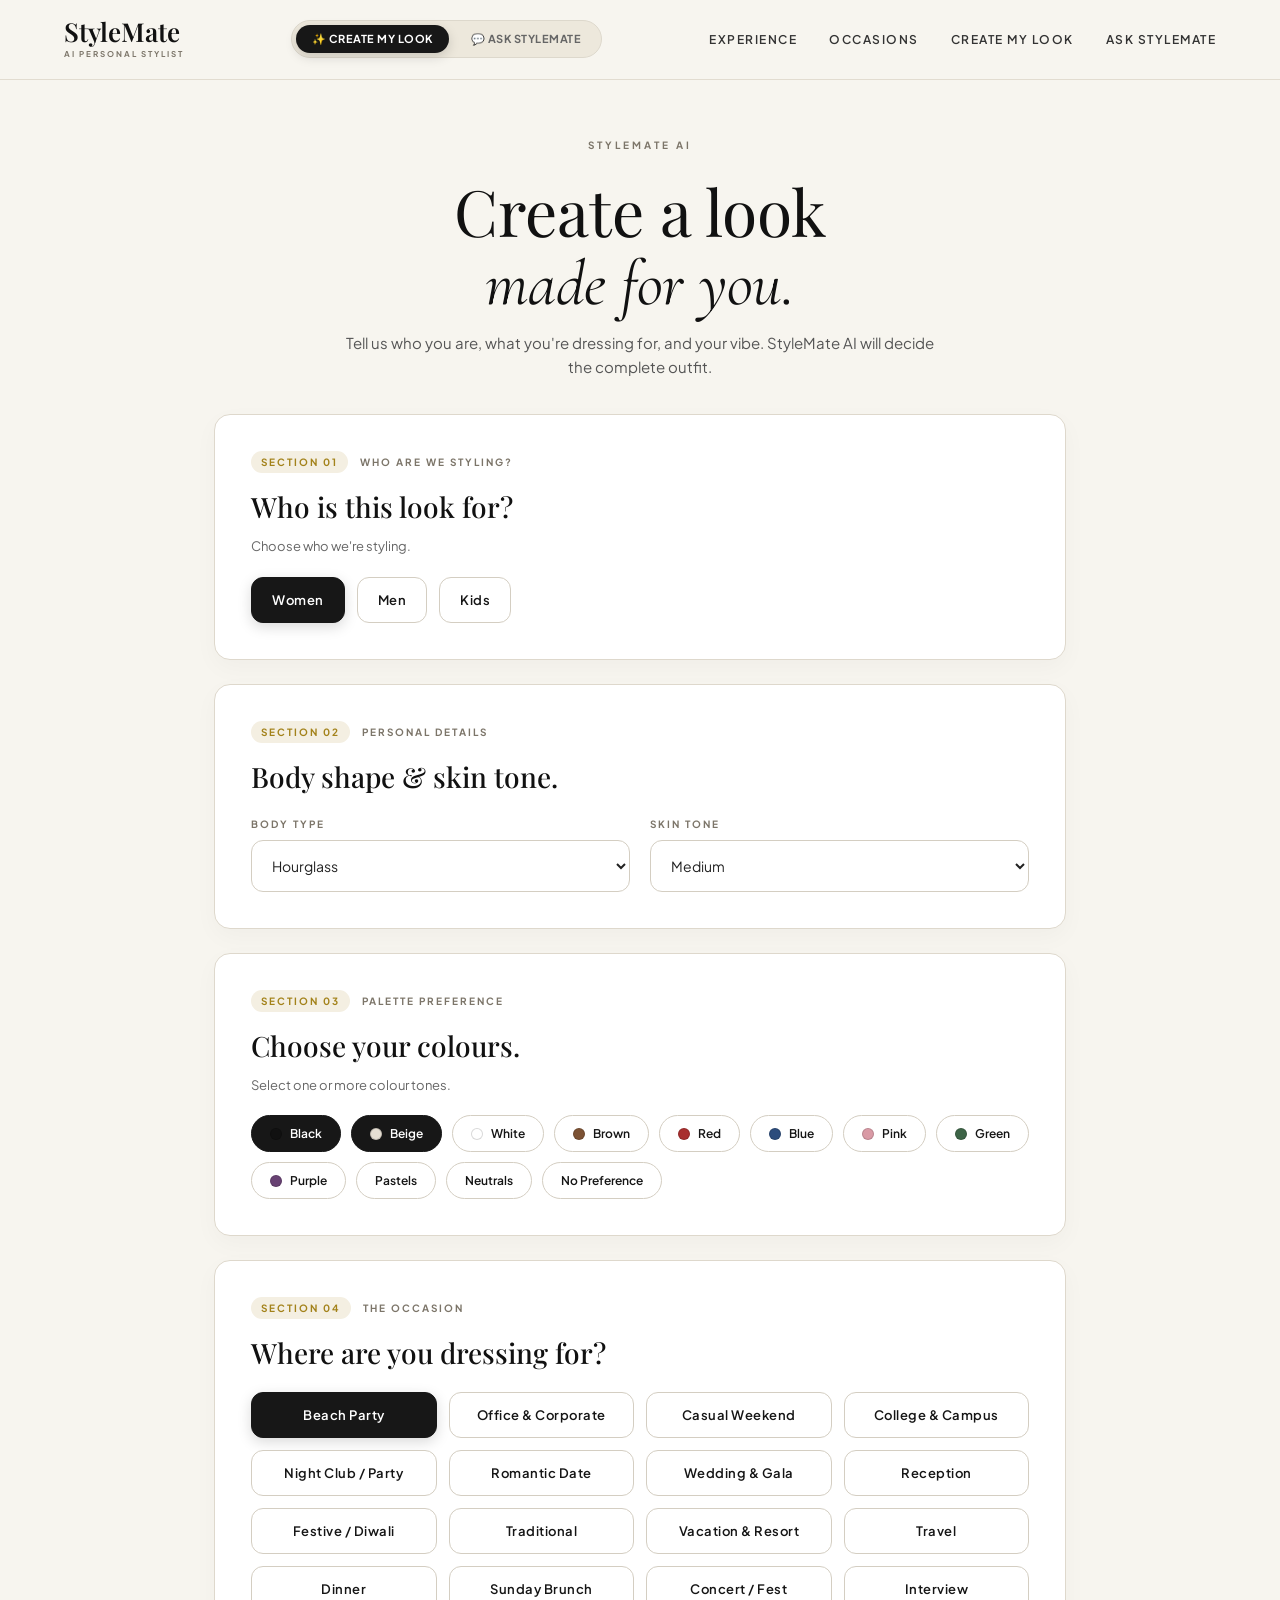
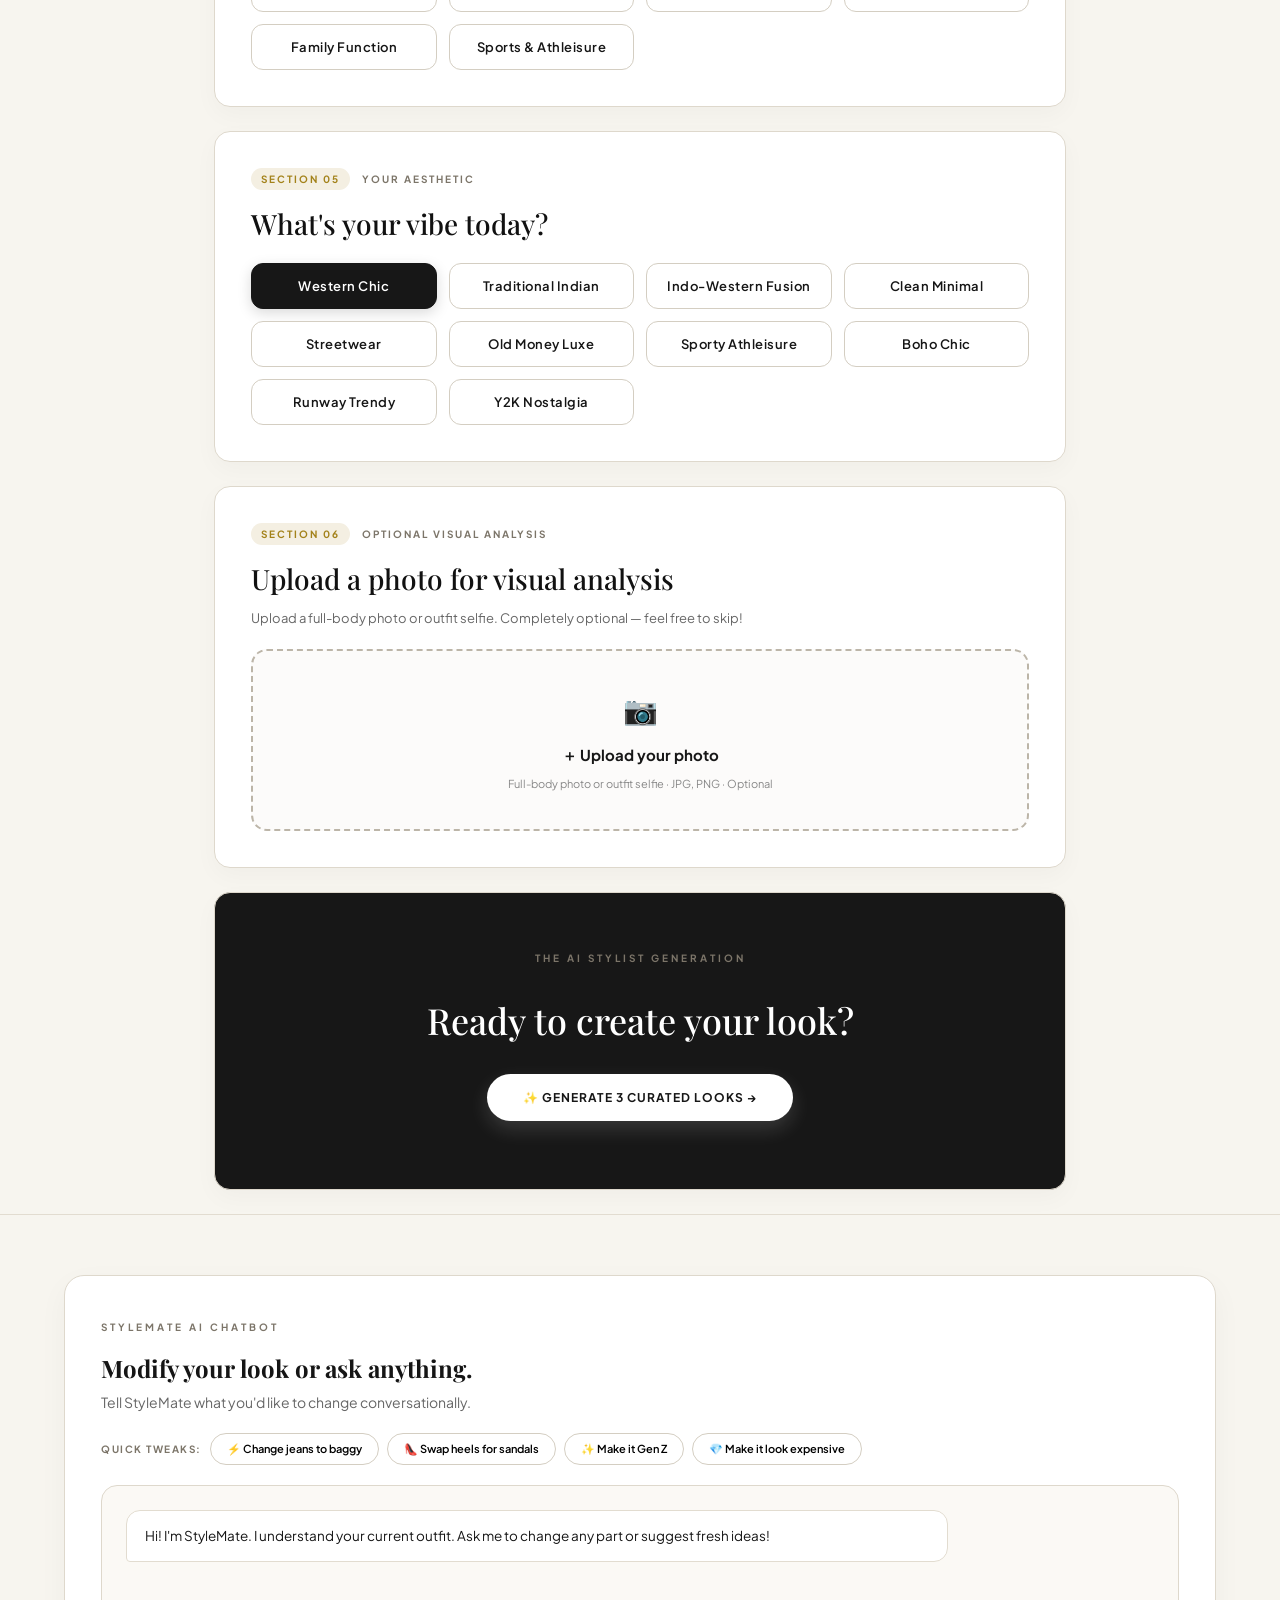
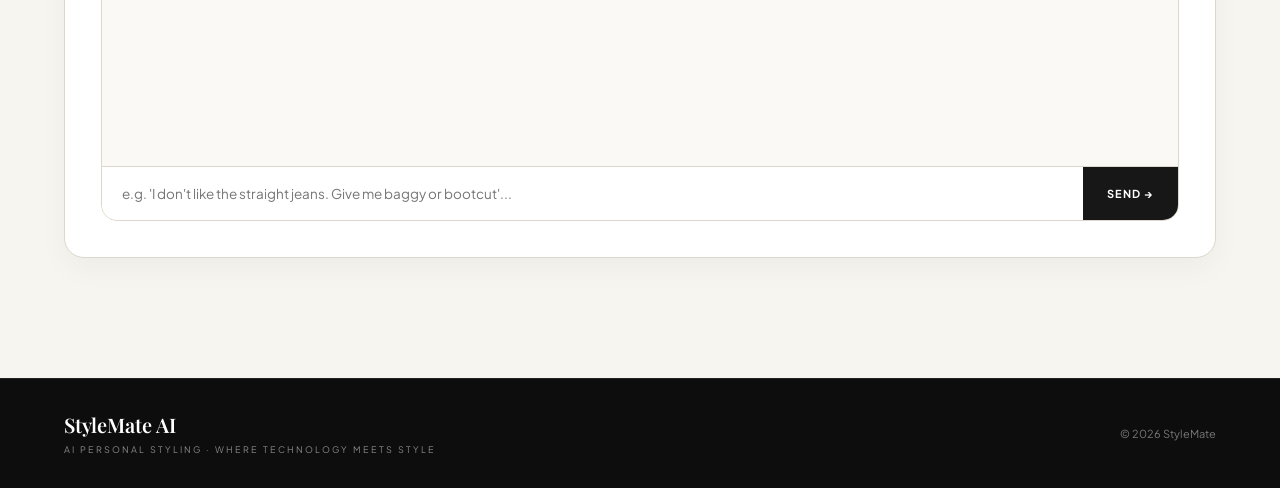
<file: app.html>
<!DOCTYPE html>
<html lang="en">
<head>
    <meta charset="UTF-8">
    <meta name="viewport" content="width=device-width, initial-scale=1.0">
    <title>StyleMate | AI Styling Studio</title>
    <meta name="description" content="StyleMate AI Styling Studio. Tell us who you are, what you're dressing for, and your vibe to create complete personalized outfits.">

    <link rel="preconnect" href="https://fonts.googleapis.com">
    <link rel="preconnect" href="https://fonts.gstatic.com" crossorigin>
    <link href="https://fonts.googleapis.com/css2?family=Cormorant+Garamond:ital,wght@0,400;0,600;0,700;1,400;1,600&family=Inter:wght@300;400;500;600;700&family=Playfair+Display:ital,wght@0,400;0,500;0,600;1,400;1,500&family=Plus+Jakarta+Sans:wght@400;500;600;700;800&display=swap" rel="stylesheet">
    <link rel="stylesheet" href="style.css">
</head>

<body>

    <!-- TOP NAVIGATION (SAME AS HOMEPAGE) -->
    <header class="navbar">
        <div class="nav-container">
            <a href="index.html" class="brand">
                <span class="brand-name">StyleMate</span>
                <span class="brand-sub">AI PERSONAL STYLIST</span>
            </a>

            <!-- DUAL PATH SWITCHER -->
            <div class="path-switcher">
                <button id="path1Btn" class="path-tab active">✨ CREATE MY LOOK</button>
                <button id="path2Btn" class="path-tab">💬 ASK STYLEMATE</button>
            </div>

            <nav class="nav-links">
                <a href="index.html#experience">Experience</a>
                <a href="index.html#occasions">Occasions</a>
                <a href="app.html?path=wizard">Create My Look</a>
                <a href="app.html?path=chat">Ask StyleMate</a>
            </nav>
        </div>
    </header>


    <main id="studio" class="studio-wrapper">

        <!-- HERO SECTION -->
        <section class="studio-hero-compact text-center">
            <div class="container-center">
                <span class="eyebrow-badge">STYLEMATE AI</span>
                <h1 id="pathHeading" class="studio-title font-serif">
                    Create a look<br>
                    <em>made for you.</em>
                </h1>
                <p id="pathSubheading" class="studio-subtitle">
                    Tell us who you are, what you're dressing for, and your vibe. StyleMate AI will create a complete personalized outfit.
                </p>
            </div>
        </section>


        <!-- PATH 1: GUIDED STYLING FORM CONTAINER -->
        <div id="path1Container" class="studio-form-container">
            <div class="container-center-narrow">
                
                <!-- SECTION 01: AUDIENCE -->
                <div class="form-card-step">
                    <div class="step-card-header">
                        <span class="step-badge">SECTION 01</span>
                        <span class="eyebrow-sub">WHO ARE WE STYLING?</span>
                    </div>
                    <h2>Who is this look for?</h2>
                    <p class="step-desc">Choose who we're styling.</p>

                    <div class="choice-grid-pills" id="audienceChoices">
                        <button class="choice selected" data-group="audience" data-value="Women">Women</button>
                        <button class="choice" data-group="audience" data-value="Men">Men</button>
                        <button class="choice" data-group="audience" data-value="Kids">Kids</button>
                    </div>

                    <!-- Kids Age Group Sub-Section -->
                    <div id="kidsAgeGroup" class="kids-age-box hidden">
                        <span class="eyebrow-sub">KIDS AGE GROUP</span>
                        <div class="choice-grid-pills sub-grid">
                            <button class="choice sub-choice selected" data-group="kidsAge" data-value="Toddler (2–4 yrs)">Toddler (2–4 yrs)</button>
                            <button class="choice sub-choice" data-group="kidsAge" data-value="Little Kids (5–8 yrs)">Little Kids (5–8 yrs)</button>
                            <button class="choice sub-choice" data-group="kidsAge" data-value="Pre-Teen (9–12 yrs)">Pre-Teen (9–12 yrs)</button>
                            <button class="choice sub-choice" data-group="kidsAge" data-value="Teen (13–16 yrs)">Teen (13–16 yrs)</button>
                        </div>
                    </div>
                </div>


                <!-- SECTION 02: BODY SHAPE & SKIN TONE -->
                <div class="form-card-step">
                    <div class="step-card-header">
                        <span class="step-badge">SECTION 02</span>
                        <span class="eyebrow-sub">PERSONAL DETAILS</span>
                    </div>
                    <h2>Body shape & skin tone.</h2>

                    <div class="fields-dual">
                        <div class="field-box" id="bodyTypeField">
                            <label for="bodyType">BODY TYPE</label>
                            <select id="bodyType" class="select-luxe">
                                <option value="Hourglass">Hourglass</option>
                                <option value="Pear">Pear</option>
                                <option value="Apple">Apple</option>
                                <option value="Rectangle">Rectangle</option>
                                <option value="Inverted Triangle">Inverted Triangle</option>
                                <option value="Athletic">Athletic</option>
                                <option value="Plus/Curvy">Plus / Curvy</option>
                                <option value="Not Sure">Not Sure (Let AI decide)</option>
                            </select>
                        </div>

                        <div class="field-box">
                            <label for="skinTone">SKIN TONE</label>
                            <select id="skinTone" class="select-luxe">
                                <option value="Fair">Fair</option>
                                <option value="Light">Light</option>
                                <option value="Medium" selected>Medium</option>
                                <option value="Tan">Tan</option>
                                <option value="Deep">Deep</option>
                                <option value="Not Sure">Not Sure</option>
                            </select>
                        </div>
                    </div>
                </div>


                <!-- SECTION 03: PREFERRED COLOURS -->
                <div class="form-card-step">
                    <div class="step-card-header">
                        <span class="step-badge">SECTION 03</span>
                        <span class="eyebrow-sub">PALETTE PREFERENCE</span>
                    </div>
                    <h2>Choose your colours.</h2>
                    <p class="step-desc">Select one or more colour tones.</p>

                    <div class="color-pills-grid" id="colorPills">
                        <button class="color-pill selected" data-color="Black"><span class="swatch swatch-black"></span> Black</button>
                        <button class="color-pill selected" data-color="Beige"><span class="swatch swatch-beige"></span> Beige</button>
                        <button class="color-pill" data-color="White"><span class="swatch swatch-white"></span> White</button>
                        <button class="color-pill" data-color="Brown"><span class="swatch swatch-brown"></span> Brown</button>
                        <button class="color-pill" data-color="Red"><span class="swatch swatch-red"></span> Red</button>
                        <button class="color-pill" data-color="Blue"><span class="swatch swatch-blue"></span> Blue</button>
                        <button class="color-pill" data-color="Pink"><span class="swatch swatch-pink"></span> Pink</button>
                        <button class="color-pill" data-color="Green"><span class="swatch swatch-green"></span> Green</button>
                        <button class="color-pill" data-color="Purple"><span class="swatch swatch-purple"></span> Purple</button>
                        <button class="color-pill" data-color="Pastels">Pastels</button>
                        <button class="color-pill" data-color="Neutrals">Neutrals</button>
                        <button class="color-pill" data-color="No Preference">No Preference</button>
                    </div>
                </div>


                <!-- SECTION 04: OCCASION -->
                <div class="form-card-step">
                    <div class="step-card-header">
                        <span class="step-badge">SECTION 04</span>
                        <span class="eyebrow-sub">THE OCCASION</span>
                    </div>
                    <h2>Where are you dressing for?</h2>

                    <div class="choice-grid-cards" id="occasionChoices">
                        <button class="choice selected" data-value="Beach">Beach Party</button>
                        <button class="choice" data-value="Office">Office & Corporate</button>
                        <button class="choice" data-value="Casual">Casual Weekend</button>
                        <button class="choice" data-value="College">College & Campus</button>
                        <button class="choice" data-value="Party">Night Club / Party</button>
                        <button class="choice" data-value="Date">Romantic Date</button>
                        <button class="choice" data-value="Wedding">Wedding & Gala</button>
                        <button class="choice" data-value="Reception">Reception</button>
                        <button class="choice" data-value="Festive">Festive / Diwali</button>
                        <button class="choice" data-value="Traditional">Traditional</button>
                        <button class="choice" data-value="Vacation">Vacation & Resort</button>
                        <button class="choice" data-value="Travel">Travel</button>
                        <button class="choice" data-value="Dinner">Dinner</button>
                        <button class="choice" data-value="Brunch">Sunday Brunch</button>
                        <button class="choice" data-value="Concert">Concert / Fest</button>
                        <button class="choice" data-value="Interview">Interview</button>
                        <button class="choice" data-value="Family Function">Family Function</button>
                        <button class="choice" data-value="Sports">Sports & Athleisure</button>
                    </div>
                </div>


                <!-- SECTION 05: AESTHETIC -->
                <div class="form-card-step">
                    <div class="step-card-header">
                        <span class="step-badge">SECTION 05</span>
                        <span class="eyebrow-sub">YOUR AESTHETIC</span>
                    </div>
                    <h2>What's your vibe today?</h2>

                    <div class="choice-grid-cards" id="styleChoices">
                        <button class="choice selected" data-group="style" data-value="Western">Western Chic</button>
                        <button class="choice" data-group="style" data-value="Indian">Traditional Indian</button>
                        <button class="choice" data-group="style" data-value="Fusion">Indo-Western Fusion</button>
                        <button class="choice" data-group="style" data-value="Minimal">Clean Minimal</button>
                        <button class="choice" data-group="style" data-value="Streetwear">Streetwear</button>
                        <button class="choice" data-group="style" data-value="Elegant">Old Money Luxe</button>
                        <button class="choice" data-group="style" data-value="Sporty">Sporty Athleisure</button>
                        <button class="choice" data-group="style" data-value="Boho">Boho Chic</button>
                        <button class="choice" data-group="style" data-value="Trendy">Runway Trendy</button>
                        <button class="choice" data-group="style" data-value="Y2K">Y2K Nostalgia</button>
                    </div>
                </div>


                <!-- SECTION 06: OPTIONAL PHOTO -->
                <div class="form-card-step">
                    <div class="step-card-header">
                        <span class="step-badge">SECTION 06</span>
                        <span class="eyebrow-sub">OPTIONAL VISUAL ANALYSIS</span>
                    </div>
                    <h2>Upload a photo for visual analysis</h2>
                    <p class="step-desc">Upload a full-body photo or outfit selfie. Completely optional — feel free to skip!</p>

                    <label class="upload-dropzone">
                        <input type="file" id="photo" accept="image/*">
                        <span class="upload-icon">📷</span>
                        <span id="uploadLabelText" class="upload-title">＋ Upload your photo</span>
                        <span class="upload-sub">Full-body photo or outfit selfie · JPG, PNG · Optional</span>
                    </label>
                </div>


                <!-- SECTION 07: GENERATE ACTION CTA -->
                <div class="form-card-step generate-cta-card text-center">
                    <span class="eyebrow-badge">THE AI STYLIST GENERATION</span>
                    <h2 class="font-serif">Ready to create your look?</h2>
                    <button id="generateBtn" class="btn-generate-main">
                        ✨ GENERATE 3 CURATED LOOKS →
                    </button>
                    <p id="status" class="status-message"></p>
                </div>

            </div>
        </div>


        <!-- AI CURATED RESULTS SECTION -->
        <section id="resultSection" class="result-section-luxe hidden">
            <div class="container-center">
                <div class="result-header-flex">
                    <div>
                        <span class="eyebrow-badge">STYLEMATE AI CURATION</span>
                        <h2 class="font-serif">Your Curated Outfit Recommendations.</h2>
                    </div>

                    <!-- LOOK SWITCHER TABS -->
                    <div class="look-tabs-bar" id="lookTabsContainer">
                        <button class="look-tab active" data-look-idx="0">LOOK 01</button>
                        <button class="look-tab" data-look-idx="1">LOOK 02</button>
                        <button class="look-tab" data-look-idx="2">LOOK 03</button>
                    </div>
                </div>

                <div id="result" class="result-card-container"></div>
            </div>
        </section>


        <!-- AI CHATBOT SECTION (CONVERSATIONAL MODIFIER) -->
        <section id="chat" class="chat-section-luxe">
            <div class="container-center">
                <div class="chat-card-wrapper">
                    <div class="chat-card-header">
                        <span class="eyebrow-badge">STYLEMATE AI CHATBOT</span>
                        <h2 class="font-serif">Modify your look or ask anything.</h2>
                        <p class="chat-sub">Tell StyleMate what you'd like to change conversationally.</p>
                    </div>

                    <!-- Quick Tweaks Bar -->
                    <div class="quick-tweaks-bar" id="quickTweaksBar">
                        <span class="quick-tweak-label">Quick Tweaks:</span>
                        <button class="tweak-btn" data-tweak="I don't like straight jeans. Give me something baggy or bootcut">⚡ Change jeans to baggy</button>
                        <button class="tweak-btn" data-tweak="Remove heels and give me flat sandals">👠 Swap heels for sandals</button>
                        <button class="tweak-btn" data-tweak="Make this look more Gen-Z and trendy">✨ Make it Gen Z</button>
                        <button class="tweak-btn" data-tweak="Make it look more expensive and luxury">💎 Make it look expensive</button>
                    </div>

                    <div class="chat-box-luxe">
                        <div id="chatMessages" class="chat-messages-log">
                            <div class="bot-message">
                                Hi! I'm StyleMate. I understand your current outfit. Ask me to change any part or suggest fresh ideas!
                            </div>
                        </div>

                        <div class="chat-input-bar">
                            <input
                                id="chatInput"
                                type="text"
                                placeholder="e.g. 'I don't like the straight jeans. Give me baggy or bootcut'..."
                            >
                            <button id="chatBtn" class="btn-chat-send">SEND →</button>
                        </div>
                    </div>
                </div>
            </div>
        </section>

    </main>


    <!-- FOOTER (SAME AS HOMEPAGE) -->
    <footer class="footer-minimal">
        <div class="container-center flex-between-footer">
            <div class="footer-brand-box">
                <span class="footer-title">StyleMate AI</span>
                <span class="footer-tagline">AI PERSONAL STYLING · WHERE TECHNOLOGY MEETS STYLE</span>
            </div>
            <div class="footer-copy">
                © 2026 StyleMate
            </div>
        </div>
    </footer>

    <script src="script.js"></script>

</body>
</html>
</file>
<file: style.css>
@import url('https://fonts.googleapis.com/css2?family=Cormorant+Garamond:ital,wght@0,400;0,600;0,700;1,400;1,600&family=Inter:wght@300;400;500;600;700&family=Playfair+Display:ital,wght@0,400;0,500;0,600;1,400;1,500&family=Plus+Jakarta+Sans:wght@400;500;600;700;800&display=swap');

/* ============================================================
   RESET & CORE BASE STYLES
   ============================================================ */

* {
    margin: 0;
    padding: 0;
    box-sizing: border-box;
}

html, body {
    width: 100%;
    overflow-x: hidden;
}

body {
    background: #f7f5ef;
    color: #151515;
    font-family: "Plus Jakarta Sans", "Inter", sans-serif;
    line-height: 1.6;
    -webkit-font-smoothing: antialiased;
}

/* GLOBAL CENTERED CONTAINER SYSTEM */
.container-center {
    max-width: 1200px;
    margin: 0 auto;
    padding: 0 24px;
    width: 100%;
}

.container-center-narrow {
    max-width: 900px;
    margin: 0 auto;
    padding: 0 24px;
    width: 100%;
}

.text-center {
    text-align: center;
}

em {
    font-style: italic;
    font-family: "Cormorant Garamond", Georgia, serif;
}

.font-serif {
    font-family: "Playfair Display", serif;
}

/* ============================================================
   SECTION 1 — NAVBAR
   ============================================================ */

.navbar {
    height: 80px;
    background: rgba(247, 245, 239, 0.95);
    backdrop-filter: blur(12px);
    border-bottom: 1px solid #e2dcd0;
    position: sticky;
    top: 0;
    z-index: 100;
    display: flex;
    align-items: center;
}

.nav-container {
    max-width: 1200px;
    margin: 0 auto;
    padding: 0 24px;
    width: 100%;
    display: flex;
    align-items: center;
    justify-content: space-between;
}

.brand {
    display: flex;
    flex-direction: column;
    text-decoration: none;
}

.brand-name {
    font-family: "Playfair Display", serif;
    font-size: 26px;
    font-weight: 600;
    color: #111;
    line-height: 1;
}

.brand-sub {
    font-size: 8px;
    letter-spacing: 2px;
    color: #7c7569;
    font-weight: 700;
    margin-top: 3px;
}

/* PATH SWITCHER IN NAVBAR */
.path-switcher {
    display: flex;
    gap: 6px;
    background: #ede8dc;
    padding: 4px;
    border-radius: 999px;
    border: 1px solid #ddd8cc;
}

.path-tab {
    padding: 7px 16px;
    border-radius: 999px;
    border: none;
    background: transparent;
    font-size: 11px;
    font-weight: 700;
    letter-spacing: 0.5px;
    cursor: pointer;
    color: #666;
    transition: all 0.25s ease;
    font-family: inherit;
}

.path-tab.active {
    background: #171717;
    color: white;
    box-shadow: 0 4px 12px rgba(0,0,0,0.15);
}

.nav-links {
    display: flex;
    align-items: center;
    gap: 32px;
}

.nav-links a {
    color: #333;
    text-decoration: none;
    font-size: 12px;
    letter-spacing: 1.5px;
    font-weight: 600;
    text-transform: uppercase;
    transition: color 0.2s ease;
}

.nav-links a:hover {
    color: #a3821a;
}

.nav-actions {
    display: flex;
    align-items: center;
    gap: 12px;
}

.btn-primary-sm {
    padding: 9px 18px;
    border-radius: 999px;
    background: #171717;
    color: white !important;
    text-decoration: none;
    font-size: 11px;
    font-weight: 700;
    letter-spacing: 0.5px;
    transition: all 0.25s ease;
}

.btn-primary-sm:hover {
    background: #333;
    transform: translateY(-1px);
}

.btn-secondary-sm {
    padding: 9px 18px;
    border-radius: 999px;
    border: 1px solid #171717;
    background: transparent;
    color: #171717 !important;
    text-decoration: none;
    font-size: 11px;
    font-weight: 700;
    letter-spacing: 0.5px;
    transition: all 0.25s ease;
}

.btn-secondary-sm:hover {
    background: #171717;
    color: white !important;
}

/* ============================================================
   HOMEPAGE HERO SECTION
   ============================================================ */

.hero-section {
    padding: 60px 0 40px;
}

.eyebrow-badge {
    display: inline-block;
    font-size: 10px;
    letter-spacing: 3px;
    font-weight: 700;
    color: #7c7569;
    text-transform: uppercase;
    margin-bottom: 14px;
}

.hero-title {
    font-family: "Playfair Display", serif;
    font-size: clamp(40px, 5.5vw, 72px);
    font-weight: 400;
    line-height: 1.05;
    color: #111;
    margin-bottom: 18px;
}

.hero-subtext {
    max-width: 620px;
    margin: 0 auto 30px;
    color: #555;
    font-size: 15px;
    line-height: 1.6;
}

.hero-cta-group,
.cta-btn-group {
    display: flex;
    align-items: center;
    justify-content: center;
    gap: 16px;
    flex-wrap: wrap;
}

.btn-luxe-primary {
    padding: 14px 30px;
    border-radius: 999px;
    background: #171717;
    color: white;
    text-decoration: none;
    font-size: 12px;
    font-weight: 700;
    letter-spacing: 1px;
    transition: all 0.25s ease;
    box-shadow: 0 4px 14px rgba(0,0,0,0.12);
}

.btn-luxe-primary:hover {
    background: #333;
    transform: translateY(-2px);
    box-shadow: 0 8px 20px rgba(0,0,0,0.18);
}

.btn-luxe-secondary {
    padding: 14px 30px;
    border-radius: 999px;
    border: 1px solid #171717;
    background: #ffffff;
    color: #171717;
    text-decoration: none;
    font-size: 12px;
    font-weight: 700;
    letter-spacing: 1px;
    transition: all 0.25s ease;
}

.btn-luxe-secondary:hover {
    background: #171717;
    color: white;
    transform: translateY(-2px);
}

/* ============================================================
   HOMEPAGE TWO PATHS & HOW IT WORKS & OCCASIONS
   ============================================================ */

.paths-section {
    padding: 30px 0 50px;
}

.paths-grid {
    display: grid;
    grid-template-columns: 1fr 1fr;
    gap: 24px;
}

.path-product-card {
    background: #ffffff;
    border: 1px solid #ded8cc;
    border-radius: 16px;
    padding: 28px;
    text-decoration: none;
    color: #151515;
    transition: all 0.3s cubic-bezier(0.16, 1, 0.3, 1);
    display: flex;
    flex-direction: column;
    justify-content: space-between;
}

.path-product-card:hover {
    border-color: #171717;
    transform: translateY(-3px);
    box-shadow: 0 12px 30px rgba(0,0,0,0.06);
}

.path-card-header {
    display: flex;
    align-items: center;
    justify-content: space-between;
    margin-bottom: 12px;
}

.path-badge {
    font-size: 10px;
    letter-spacing: 2px;
    font-weight: 700;
    color: #a3821a;
}

.path-icon {
    font-size: 18px;
}

.path-product-card h3 {
    font-family: "Playfair Display", serif;
    font-size: 22px;
    font-weight: 500;
    margin-bottom: 8px;
    color: #111;
}

.path-desc {
    font-size: 13px;
    color: #666;
    line-height: 1.5;
    margin-bottom: 20px;
}

.path-link {
    font-size: 11px;
    font-weight: 700;
    letter-spacing: 1px;
    color: #171717;
    text-transform: uppercase;
}

.experience-section {
    padding: 50px 0;
    border-top: 1px solid #e2dcd0;
}

.section-tag {
    font-size: 10px;
    letter-spacing: 3px;
    font-weight: 700;
    color: #7c7569;
    text-transform: uppercase;
    display: block;
    margin-bottom: 8px;
}

.steps-compact-grid {
    display: grid;
    grid-template-columns: repeat(4, 1fr);
    gap: 20px;
    margin-top: 30px;
}

.step-compact-card {
    background: #ffffff;
    border: 1px solid #e0dad0;
    border-radius: 14px;
    padding: 24px;
}

.step-num {
    font-family: "Playfair Display", serif;
    font-size: 24px;
    font-weight: 600;
    color: #a3821a;
    display: block;
    margin-bottom: 10px;
}

.step-compact-card h4 {
    font-size: 15px;
    font-weight: 700;
    margin-bottom: 8px;
    color: #111;
}

.step-compact-card p {
    font-size: 12px;
    color: #666;
    line-height: 1.5;
}

.occasions-section {
    padding: 60px 0;
    border-top: 1px solid #e2dcd0;
}

.section-header-compact {
    margin-bottom: 35px;
}

.section-header-compact h2 {
    font-family: "Playfair Display", serif;
    font-size: clamp(28px, 3.5vw, 42px);
    font-weight: 400;
    color: #111;
    margin-top: 6px;
}

.occasions-fashion-grid {
    display: grid;
    grid-template-columns: repeat(3, 1fr);
    gap: 20px;
}

.occasion-card {
    background: #ffffff;
    border: 1px solid #e0dad0;
    border-radius: 14px;
    overflow: hidden;
    text-decoration: none;
    color: #151515;
    transition: all 0.3s ease;
    display: flex;
    flex-direction: column;
}

.occasion-card:hover {
    transform: translateY(-4px);
    border-color: #171717;
    box-shadow: 0 10px 25px rgba(0,0,0,0.06);
}

.occasion-img-box {
    position: relative;
    width: 100%;
    height: 180px;
    overflow: hidden;
}

.occasion-img-box img {
    width: 100%;
    height: 100%;
    object-fit: cover;
    object-position: center 20%;
    filter: saturate(0.82) sepia(0.06) contrast(0.96) brightness(0.98);
    transition: transform 0.4s ease, filter 0.4s ease;
}

.occasion-card:hover .occasion-img-box img {
    transform: scale(1.05);
    filter: saturate(0.95) sepia(0.04) contrast(1.0) brightness(1.0);
}

.occ-overlay-tag {
    position: absolute;
    top: 12px;
    left: 12px;
    background: rgba(23, 23, 23, 0.8);
    backdrop-filter: blur(4px);
    color: white;
    font-size: 9px;
    font-weight: 700;
    letter-spacing: 1.5px;
    padding: 4px 10px;
    border-radius: 999px;
    text-transform: uppercase;
}

.occasion-card-body {
    padding: 18px;
}

.occasion-card-body h3 {
    font-size: 16px;
    font-weight: 700;
    margin-bottom: 4px;
    color: #111;
}

.occasion-card-body p {
    font-size: 12px;
    color: #666;
    line-height: 1.4;
}

/* ============================================================
   STYLING STUDIO & FORM STEP CARDS (CREATE MY LOOK PAGE)
   ============================================================ */

.studio-wrapper {
    padding-bottom: 60px;
}

.studio-hero-compact {
    padding: 50px 0 35px;
}

.studio-title {
    font-size: clamp(36px, 5vw, 64px);
    font-weight: 400;
    line-height: 1.05;
    margin-top: 10px;
    color: #111;
}

.studio-subtitle {
    max-width: 600px;
    margin: 14px auto 0;
    color: #555;
    font-size: 15px;
    line-height: 1.6;
}

.form-card-step {
    background: #ffffff;
    border: 1px solid #ded8cc;
    border-radius: 16px;
    padding: 36px;
    margin-bottom: 24px;
    box-shadow: 0 8px 24px rgba(0,0,0,0.03);
}

.step-card-header {
    display: flex;
    align-items: center;
    gap: 12px;
    margin-bottom: 12px;
}

.step-badge {
    font-size: 10px;
    letter-spacing: 2px;
    font-weight: 700;
    color: #a3821a;
    background: #f4efe2;
    padding: 3px 10px;
    border-radius: 999px;
}

.eyebrow-sub {
    font-size: 10px;
    letter-spacing: 2px;
    font-weight: 700;
    color: #7c7569;
    text-transform: uppercase;
}

.form-card-step h2 {
    font-family: "Playfair Display", serif;
    font-size: 28px;
    font-weight: 500;
    color: #111;
    margin-bottom: 6px;
}

.step-desc {
    font-size: 13px;
    color: #666;
    margin-bottom: 20px;
}

/* CHOICE BUTTON PILLS & CARDS */
.choice-grid-pills {
    display: flex;
    gap: 12px;
    flex-wrap: wrap;
}

.choice-grid-cards {
    display: grid;
    grid-template-columns: repeat(auto-fill, minmax(180px, 1fr));
    gap: 12px;
    margin-top: 16px;
}

.choice {
    background: #ffffff;
    border: 1px solid #d4cec2;
    padding: 14px 20px;
    border-radius: 12px;
    cursor: pointer;
    font-size: 13px;
    font-weight: 600;
    letter-spacing: 0.5px;
    transition: all 0.25s ease;
    text-align: center;
    color: #151515;
    font-family: inherit;
}

.choice:hover {
    border-color: #171717;
    background: #fcfbfa;
}

.choice.selected {
    background: #171717;
    color: white;
    border-color: #171717;
    box-shadow: 0 4px 14px rgba(0,0,0,0.15);
}

.sub-grid {
    margin-top: 12px;
}

.kids-age-box {
    margin-top: 24px;
    padding-top: 20px;
    border-top: 1px dashed #ded8cc;
}

.hidden {
    display: none !important;
}

/* DUAL FIELDS & SELECT DROPDOWNS */
.fields-dual {
    display: grid;
    grid-template-columns: 1fr 1fr;
    gap: 20px;
    margin-top: 16px;
}

.field-box {
    display: flex;
    flex-direction: column;
    gap: 8px;
}

.field-box label {
    font-size: 10px;
    letter-spacing: 2px;
    font-weight: 700;
    color: #7c7569;
}

.select-luxe {
    height: 52px;
    padding: 0 16px;
    border: 1px solid #d4cec2;
    border-radius: 12px;
    background: #ffffff;
    font-size: 14px;
    color: #222;
    font-family: inherit;
    outline: none;
    cursor: pointer;
    transition: border-color 0.2s ease;
}

.select-luxe:focus {
    border-color: #171717;
}

/* COLOR PALETTE CHIPS */
.color-pills-grid {
    display: flex;
    flex-wrap: wrap;
    gap: 10px;
    margin-top: 16px;
}

.color-pill {
    display: inline-flex;
    align-items: center;
    gap: 8px;
    padding: 10px 18px;
    border-radius: 999px;
    border: 1px solid #d4cec2;
    background: #ffffff;
    color: #151515;
    font-size: 12px;
    font-weight: 600;
    cursor: pointer;
    transition: all 0.25s ease;
    font-family: inherit;
}

.color-pill:hover,
.color-pill.selected {
    background: #171717;
    color: white;
    border-color: #171717;
}

.swatch {
    width: 12px;
    height: 12px;
    border-radius: 50%;
    display: inline-block;
    border: 1px solid rgba(0,0,0,0.15);
}

.swatch-black { background: #111; }
.swatch-beige { background: #e6dfd3; }
.swatch-white { background: #ffffff; }
.swatch-brown { background: #7c5234; }
.swatch-red { background: #a82e2e; }
.swatch-blue { background: #2c4c7c; }
.swatch-pink { background: #d99aa5; }
.swatch-green { background: #3d6447; }
.swatch-purple { background: #684273; }

/* UPLOAD DROPZONE CARD */
.upload-dropzone {
    border: 2px dashed #bcb5a8;
    border-radius: 16px;
    background: #fcfbfa;
    padding: 36px 20px;
    display: flex;
    flex-direction: column;
    align-items: center;
    justify-content: center;
    cursor: pointer;
    gap: 8px;
    transition: all 0.25s ease;
    margin-top: 16px;
}

.upload-dropzone:hover {
    border-color: #171717;
    background: #f5f2eb;
}

.upload-dropzone input {
    display: none;
}

.upload-icon {
    font-size: 28px;
    margin-bottom: 4px;
}

.upload-title {
    font-size: 15px;
    font-weight: 700;
    color: #171717;
}

.upload-sub {
    font-size: 11px;
    color: #888;
}

/* GENERATE CTA CARD */
.generate-cta-card {
    background: #171717;
    color: white;
    padding: 50px 36px;
}

.generate-cta-card h2 {
    color: white;
    font-size: 36px;
    margin: 12px 0 24px;
}

.btn-generate-main {
    padding: 16px 36px;
    background: white;
    color: #171717;
    border: none;
    border-radius: 999px;
    cursor: pointer;
    letter-spacing: 1px;
    font-size: 12px;
    font-weight: 700;
    transition: all 0.25s ease;
    box-shadow: 0 8px 20px rgba(255,255,255,0.15);
    font-family: inherit;
}

.btn-generate-main:hover {
    background: #f0ebd9;
    transform: translateY(-2px);
}

.status-message {
    margin-top: 18px;
    font-size: 13px;
    color: #ccc;
}

/* RESULT SECTION & 3 LOOK CARDS */
.result-section-luxe {
    padding: 60px 0;
    border-top: 1px solid #e2dcd0;
}

.result-section-luxe.hidden {
    display: none;
}

.result-header-flex {
    display: flex;
    align-items: flex-end;
    justify-content: space-between;
    flex-wrap: wrap;
    gap: 20px;
    margin-bottom: 24px;
}

.look-tabs-bar {
    display: flex;
    gap: 8px;
}

.look-tab {
    padding: 10px 20px;
    border-radius: 999px;
    border: 1px solid #d4cec2;
    background: #ffffff;
    font-size: 12px;
    font-weight: 700;
    letter-spacing: 1px;
    cursor: pointer;
    transition: all 0.25s ease;
    font-family: inherit;
}

.look-tab.active {
    background: #171717;
    color: white;
    border-color: #171717;
}

.look-card-render {
    background: #ffffff;
    border: 1px solid #ded8cc;
    border-radius: 20px;
    padding: 36px;
    box-shadow: 0 10px 30px rgba(0,0,0,0.04);
}

.look-card-title {
    font-family: "Playfair Display", serif;
    font-size: 30px;
    font-weight: 500;
    margin-bottom: 6px;
    color: #111;
}

.look-card-desc {
    color: #666;
    margin-bottom: 20px;
    font-size: 14px;
}

.outfit-grid {
    display: grid;
    grid-template-columns: repeat(auto-fit, minmax(200px, 1fr));
    gap: 16px;
    margin: 24px 0;
}

.outfit-item-card {
    background: #fbf9f5;
    border: 1px solid #e2dcd0;
    border-radius: 12px;
    padding: 18px;
}

.item-label-tag {
    font-size: 9px;
    letter-spacing: 2px;
    font-weight: 700;
    color: #a3821a;
    display: block;
    margin-bottom: 4px;
}

.item-title {
    font-size: 14px;
    font-weight: 700;
    margin-bottom: 10px;
    color: #111;
}

.shop-links-bar {
    display: flex;
    gap: 6px;
    margin-top: 8px;
    flex-wrap: wrap;
}

.shop-btn {
    font-size: 10px;
    padding: 4px 10px;
    border-radius: 6px;
    background: #eae4d8;
    color: #171717;
    text-decoration: none;
    font-weight: 600;
    transition: all 0.2s ease;
}

.shop-btn:hover {
    background: #171717;
    color: white;
}

/* CHATBOT SECTION (LUXE CARD WRAPPER) */
.chat-section-luxe {
    padding: 60px 0;
    border-top: 1px solid #e2dcd0;
}

.chat-card-wrapper {
    background: #ffffff;
    border: 1px solid #ded8cc;
    border-radius: 20px;
    padding: 36px;
    box-shadow: 0 10px 30px rgba(0,0,0,0.04);
}

.chat-sub {
    color: #666;
    font-size: 14px;
    margin-top: 4px;
    margin-bottom: 20px;
}

.quick-tweaks-bar {
    display: flex;
    align-items: center;
    flex-wrap: wrap;
    gap: 8px;
    margin-bottom: 20px;
}

.quick-tweak-label {
    font-size: 10px;
    font-weight: 700;
    letter-spacing: 1.5px;
    color: #7c7569;
    text-transform: uppercase;
}

.tweak-btn {
    padding: 8px 16px;
    border-radius: 999px;
    border: 1px solid #d4cec2;
    background: #ffffff;
    font-size: 11px;
    font-weight: 600;
    cursor: pointer;
    transition: all 0.2s ease;
    font-family: inherit;
}

.tweak-btn:hover {
    background: #171717;
    color: white;
}

.chat-box-luxe {
    border: 1px solid #ded8cc;
    border-radius: 16px;
    background: #fbf9f5;
    overflow: hidden;
}

.chat-messages-log {
    min-height: 280px;
    max-height: 450px;
    overflow-y: auto;
    padding: 24px;
}

.bot-message,
.user-message {
    max-width: 80%;
    padding: 14px 18px;
    margin-bottom: 14px;
    line-height: 1.6;
    font-size: 13.5px;
    border-radius: 14px;
}

.bot-message {
    background: #ffffff;
    border: 1px solid #e2dcd0;
    color: #151515;
    border-bottom-left-radius: 4px;
}

.user-message {
    background: #171717;
    color: white;
    margin-left: auto;
    border-bottom-right-radius: 4px;
}

.chat-input-bar {
    display: flex;
    border-top: 1px solid #ded8cc;
    background: #ffffff;
}

.chat-input-bar input {
    flex: 1;
    border: none;
    background: transparent;
    padding: 18px 20px;
    font-size: 13.5px;
    outline: none;
    font-family: inherit;
}

.btn-chat-send {
    padding: 0 24px;
    border: none;
    background: #171717;
    color: white;
    cursor: pointer;
    font-weight: 700;
    letter-spacing: 1px;
    font-size: 11px;
    font-family: inherit;
    transition: background 0.2s ease;
}

.btn-chat-send:hover {
    background: #333;
}

/* ============================================================
   SECTION 7 — FOOTER (MINIMAL)
   ============================================================ */

.footer-minimal {
    background: #0d0d0d;
    color: white;
    padding: 30px 0;
    border-top: 1px solid #222;
}

.flex-between-footer {
    display: flex;
    align-items: center;
    justify-content: space-between;
}

.footer-brand-box {
    display: flex;
    flex-direction: column;
}

.footer-title {
    font-family: "Playfair Display", serif;
    font-size: 20px;
    font-weight: 600;
    color: white;
}

.footer-tagline {
    font-size: 9px;
    letter-spacing: 2px;
    color: #888;
    margin-top: 2px;
}

.footer-copy {
    font-size: 11px;
    color: #777;
}

/* ============================================================
   RESPONSIVE MEDIA QUERIES
   ============================================================ */

@media (max-width: 900px) {
    .paths-grid {
        grid-template-columns: 1fr;
    }

    .steps-compact-grid {
        grid-template-columns: repeat(2, 1fr);
    }

    .occasions-fashion-grid {
        grid-template-columns: repeat(2, 1fr);
    }

    .fields-dual {
        grid-template-columns: 1fr;
    }
}

@media (max-width: 600px) {
    .nav-links {
        display: none;
    }

    .steps-compact-grid {
        grid-template-columns: 1fr;
    }

    .occasions-fashion-grid {
        grid-template-columns: 1fr;
    }

    .flex-between-footer {
        flex-direction: column;
        gap: 12px;
        text-align: center;
    }

    .hero-section {
        padding: 40px 0 25px;
    }

    .form-card-step {
        padding: 24px 18px;
    }

    .btn-luxe-primary, .btn-luxe-secondary {
        width: 100%;
        text-align: center;
    }
}
</file>
